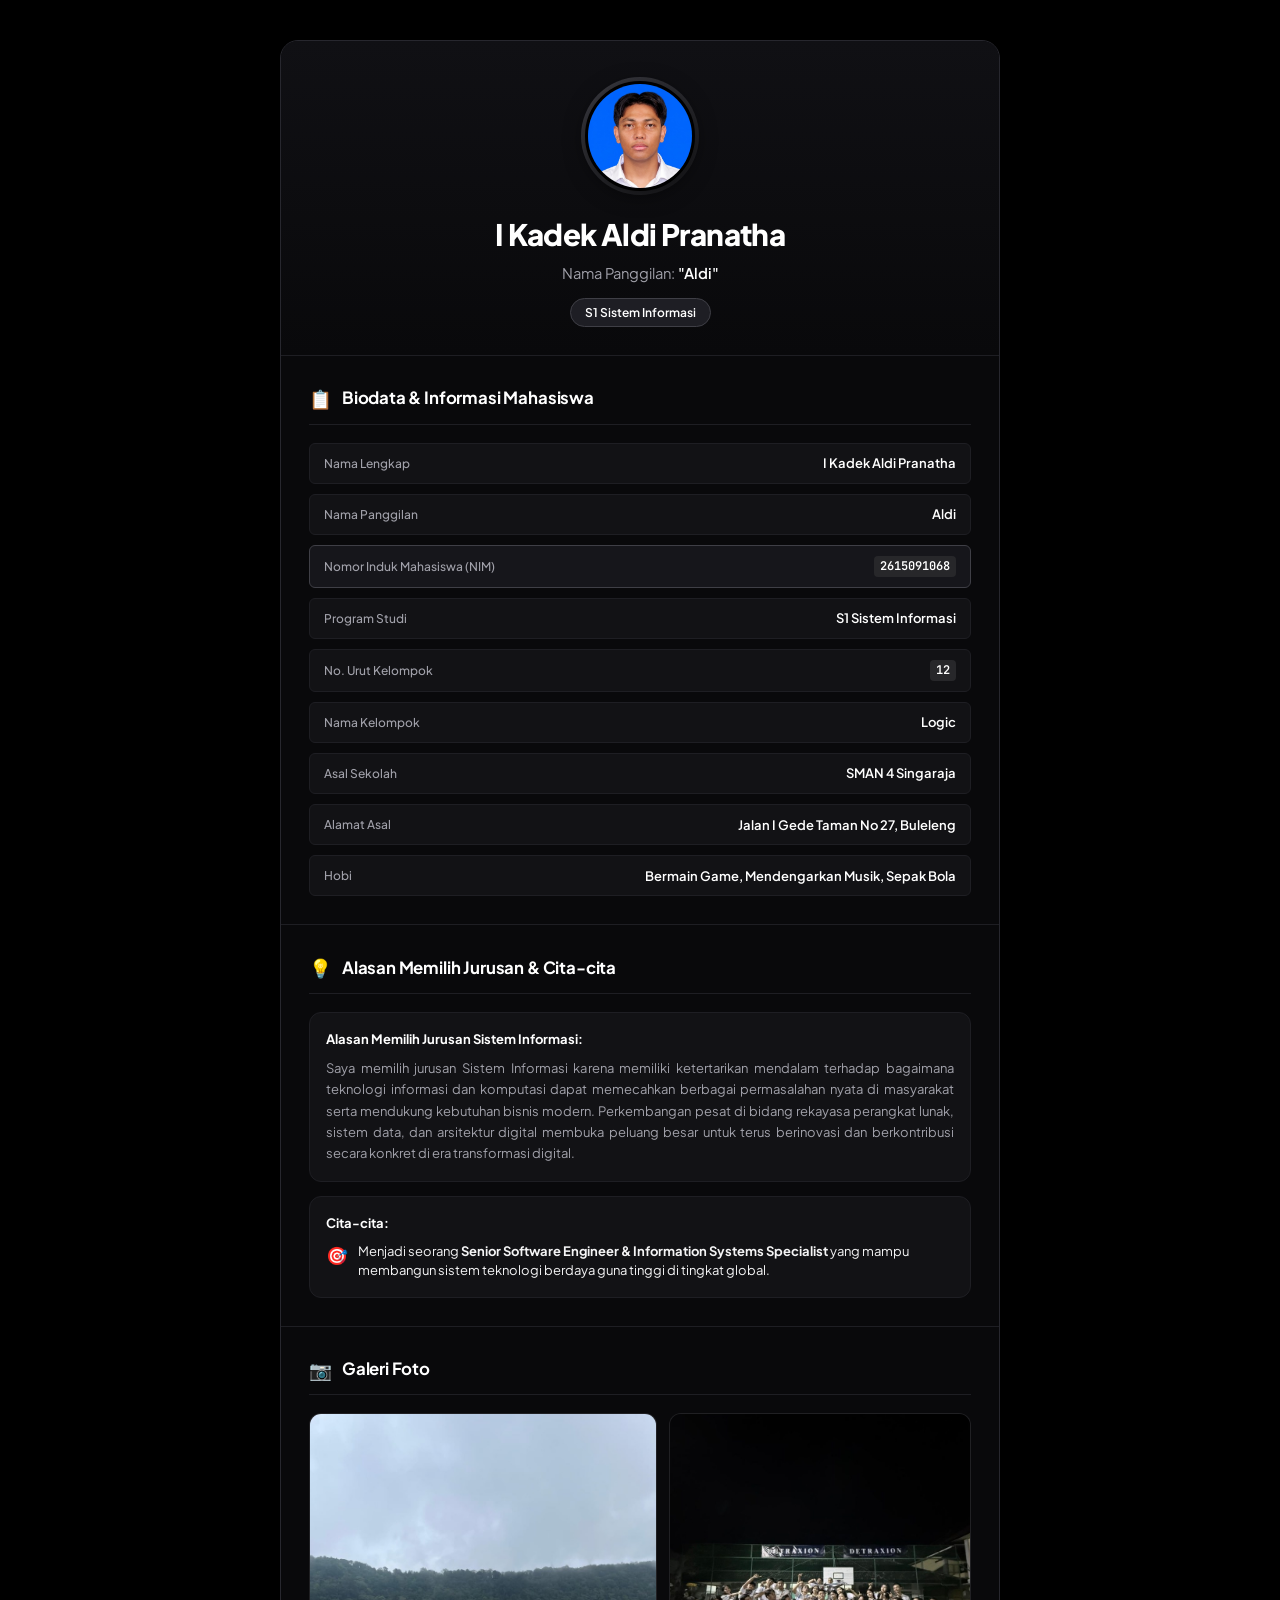
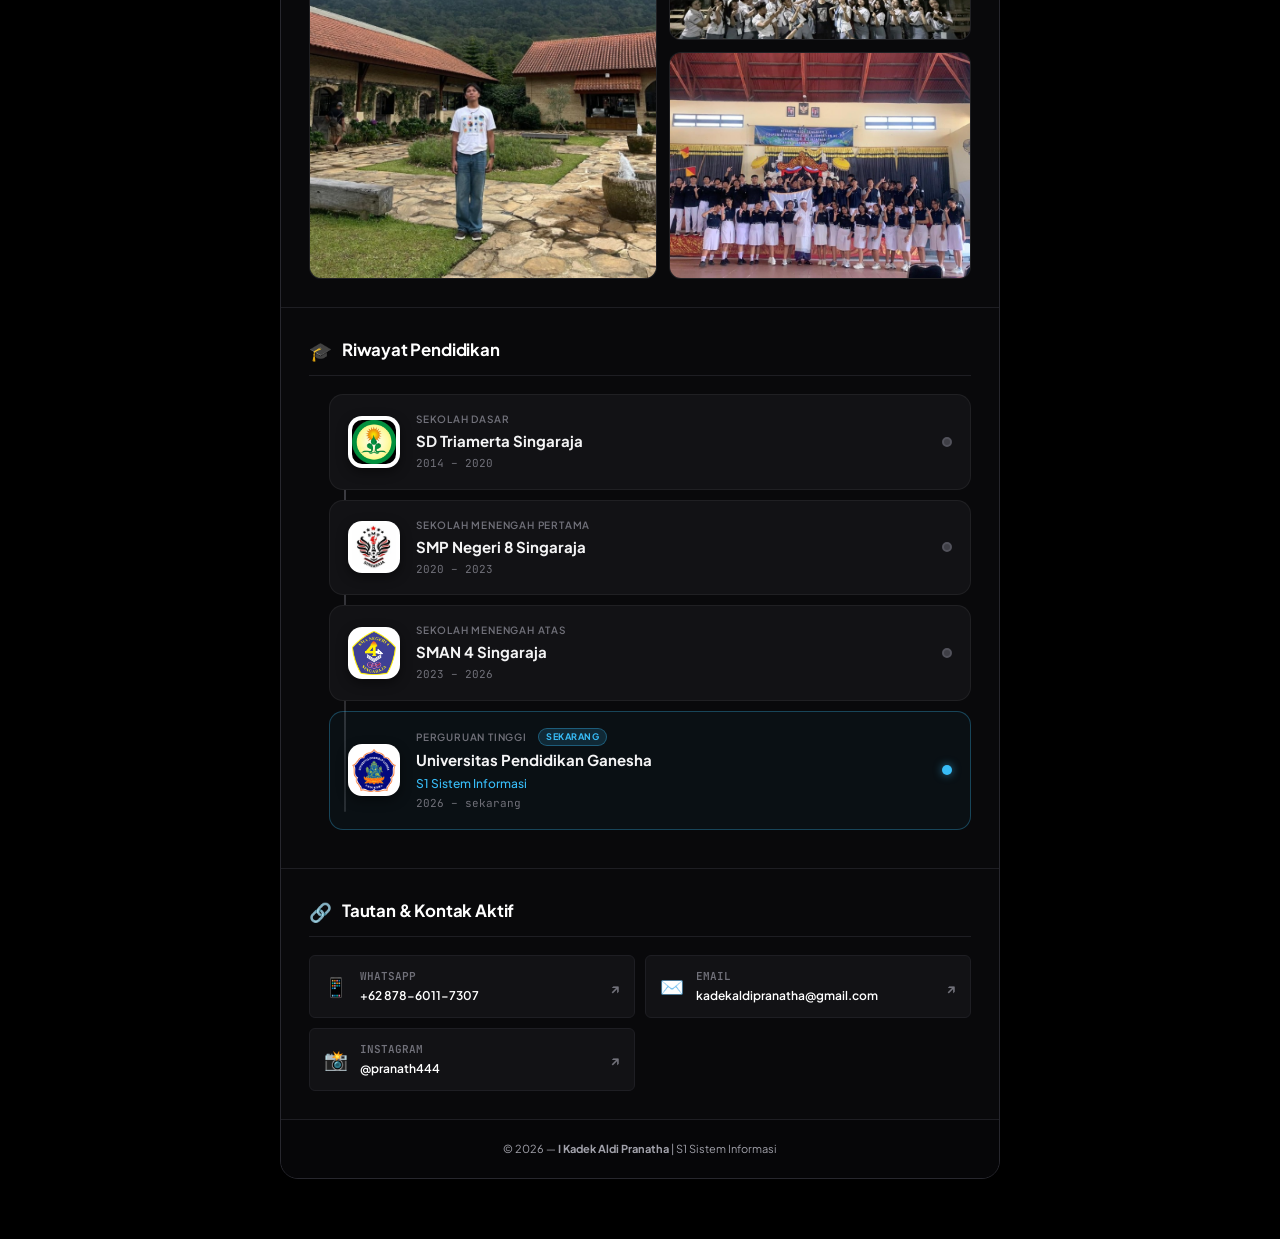
<file: index.html>
<!DOCTYPE html>
<html lang="id">

<head>
    <meta charset="UTF-8">
    <meta name="viewport" content="width=device-width, initial-scale=1.0">
    <title>Biodata Diri — I Kadek Aldi Pranatha | S1 Sistem Informasi</title>
    <meta name="description" content="Biodata dan Profil Mahasiswa Jurusan Sistem Informasi - I Kadek Aldi Pranatha.">

    <!-- Google Fonts: Plus Jakarta Sans & JetBrains Mono -->
    <link rel="preconnect" href="https://fonts.googleapis.com">
    <link rel="preconnect" href="https://fonts.gstatic.com" crossorigin>
    <link
        href="https://fonts.googleapis.com/css2?family=JetBrains+Mono:wght@400;500;600&family=Plus+Jakarta+Sans:wght@300;400;500;600;700;800&display=swap"
        rel="stylesheet">

    <!-- Favicon SVG -->
    <link rel="icon" type="image/svg+xml"
        href="data:image/svg+xml,<svg xmlns='http://www.w3.org/2000/svg' viewBox='0 0 100 100'><circle cx='50' cy='50' r='48' fill='%23000000' stroke='%23ffffff' stroke-width='4'/><text x='50' y='64' font-size='42' font-family='sans-serif' font-weight='bold' fill='white' text-anchor='middle'>SI</text></svg>">

    <link rel="stylesheet" href="css/style.css">
    <style>
        /* ================= PURE CSS LIGHTBOX (:TARGET) ================= */
        .avatar-box {
            position: relative;
            width: 110px;
            height: 110px;
            border-radius: 50%;
            overflow: hidden;
            border: 3px solid var(--bg-pure-black, #000);
            background-color: var(--bg-surface, #141417);
            box-shadow: 0 4px 20px rgba(0, 0, 0, 0.5);
            cursor: pointer;
            display: block;
        }

        .avatar-box img {
            width: 100%;
            height: 100%;
            object-fit: cover;
            object-position: center 25%;
            display: block;
            transition: transform 0.3s ease;
        }

        .avatar-box:hover img {
            transform: scale(1.08);
        }

        .avatar-box::after {
            content: '';
            position: absolute;
            inset: 0;
            border-radius: 50%;
            background: rgba(0, 0, 0, 0);
            transition: background 0.25s ease;
            pointer-events: none;
        }

        .avatar-box:hover::after {
            background: rgba(0, 0, 0, 0.28);
        }

        .avatar-zoom-icon {
            position: absolute;
            top: 50%;
            left: 50%;
            transform: translate(-50%, -50%) scale(0.6);
            color: #ffffff;
            font-size: 20px;
            opacity: 0;
            transition: opacity 0.25s ease, transform 0.25s ease;
            z-index: 5;
            pointer-events: none;
        }

        .avatar-box:hover .avatar-zoom-icon {
            opacity: 1;
            transform: translate(-50%, -50%) scale(1);
        }

        /* Pure CSS Lightbox */
        .css-lightbox {
            display: none;
            position: fixed;
            inset: 0;
            z-index: 99999;
            background: rgba(0, 0, 0, 0.88);
            backdrop-filter: blur(16px);
            -webkit-backdrop-filter: blur(16px);
            align-items: center;
            justify-content: center;
        }

        .css-lightbox:target {
            display: flex;
            animation: lbFadeIn 0.22s ease forwards;
        }

        .lb-backdrop {
            position: absolute;
            inset: 0;
            width: 100%;
            height: 100%;
            cursor: zoom-out;
            z-index: 1;
        }

        .lb-box {
            position: relative;
            z-index: 2;
            display: flex;
            flex-direction: column;
            align-items: center;
            max-width: 90vw;
            max-height: 85vh;
        }

        .lb-box img {
            max-width: min(500px, 88vw);
            max-height: 75vh;
            object-fit: contain;
            border-radius: 16px;
            box-shadow: 0 32px 80px rgba(0, 0, 0, 0.9);
            animation: lbSlideUp 0.28s cubic-bezier(0.16, 1, 0.3, 1);
            display: block;
        }

        @keyframes lbFadeIn {
            from {
                opacity: 0;
            }

            to {
                opacity: 1;
            }
        }

        @keyframes lbSlideUp {
            from {
                opacity: 0;
                transform: scale(0.86) translateY(28px);
            }

            to {
                opacity: 1;
                transform: scale(1) translateY(0);
            }
        }

        .lb-close {
            position: absolute;
            top: -46px;
            right: 0;
            background: rgba(255, 255, 255, 0.15);
            border: 1px solid rgba(255, 255, 255, 0.25);
            color: #ffffff;
            width: 36px;
            height: 36px;
            border-radius: 50%;
            display: flex;
            align-items: center;
            justify-content: center;
            font-size: 16px;
            cursor: pointer;
            text-decoration: none;
            transition: background 0.2s ease, transform 0.2s ease;
            z-index: 3;
        }

        .lb-close:hover {
            background: rgba(255, 255, 255, 0.3);
            transform: scale(1.1);
            color: #ffffff;
        }

        /* ================= PHOTO GRID (3 PHOTOS) ================= */
        .photo-grid-3 {
            display: grid;
            grid-template-columns: 1.15fr 1fr;
            grid-template-rows: 1fr 1fr;
            gap: 12px;
        }

        .pgrid-item {
            border-radius: 12px;
            overflow: hidden;
            background: var(--bg-surface, #141417);
            border: 1px solid rgba(255, 255, 255, 0.06);
            aspect-ratio: 4 / 3;
            position: relative;
            display: block;
            cursor: pointer;
            text-decoration: none;
        }

        .pgrid-item--large {
            grid-row: 1 / 3;
            aspect-ratio: unset;
        }

        .pgrid-img {
            width: 100%;
            height: 100%;
            object-fit: cover;
            object-position: center 20%;
            display: block;
            transition: transform 0.35s ease;
        }

        .pgrid-item:hover .pgrid-img {
            transform: scale(1.05);
        }

        @media (max-width: 500px) {
            .photo-grid-3 {
                grid-template-columns: 1fr 1fr;
            }

            .pgrid-item--large {
                grid-column: 1 / 3;
                grid-row: auto;
                aspect-ratio: 16 / 9;
            }
        }

        /* ================= EDUCATION TIMELINE ================= */
        .edu-timeline {
            display: flex;
            flex-direction: column;
            gap: 0;
            position: relative;
            padding-left: 20px;
        }

        .edu-timeline::before {
            content: '';
            position: absolute;
            left: 35px;
            top: 28px;
            bottom: 28px;
            width: 2px;
            background: linear-gradient(to bottom, #3f3f46, #27272a);
            border-radius: 2px;
        }

        .edu-card {
            display: flex;
            align-items: center;
            gap: 16px;
            padding: 16px 18px;
            border-radius: 14px;
            background: var(--bg-surface, #141417);
            border: 1px solid rgba(255, 255, 255, 0.06);
            margin-bottom: 10px;
            position: relative;
            transition: border-color 0.2s ease, transform 0.2s ease, box-shadow 0.2s ease;
        }

        .edu-card:hover {
            border-color: rgba(255, 255, 255, 0.15);
            transform: translateX(4px);
            box-shadow: 0 4px 20px rgba(0, 0, 0, 0.35);
        }

        .edu-card-current {
            border-color: rgba(56, 189, 248, 0.3);
            background: rgba(56, 189, 248, 0.04);
        }

        .edu-card-current:hover {
            border-color: rgba(56, 189, 248, 0.55);
        }

        .edu-logo-wrap {
            flex-shrink: 0;
            width: 52px;
            height: 52px;
            border-radius: 14px;
            display: flex;
            align-items: center;
            justify-content: center;
            overflow: hidden;
            box-shadow: 0 4px 12px rgba(0, 0, 0, 0.45);
        }

        .edu-info {
            display: flex;
            flex-direction: column;
            gap: 2px;
            flex: 1;
            min-width: 0;
        }

        .edu-level {
            font-size: 10px;
            font-weight: 600;
            color: var(--text-muted, #71717a);
            text-transform: uppercase;
            letter-spacing: 0.08em;
            display: flex;
            align-items: center;
            gap: 6px;
        }

        .edu-name {
            font-size: 15px;
            font-weight: 700;
            color: var(--text-primary, #f4f4f5);
            margin: 0;
            white-space: nowrap;
            overflow: hidden;
            text-overflow: ellipsis;
        }

        .edu-sub {
            font-size: 12px;
            color: #38bdf8;
            font-weight: 500;
        }

        .edu-year {
            font-size: 11px;
            color: var(--text-muted, #71717a);
            font-family: var(--font-mono, monospace);
        }

        .edu-badge-now {
            display: inline-block;
            background: rgba(56, 189, 248, 0.15);
            color: #38bdf8;
            border: 1px solid rgba(56, 189, 248, 0.35);
            border-radius: 20px;
            font-size: 9px;
            font-weight: 700;
            padding: 1px 7px;
            letter-spacing: 0.05em;
            text-transform: uppercase;
            vertical-align: middle;
        }

        .edu-dot {
            width: 10px;
            height: 10px;
            border-radius: 50%;
            background: #3f3f46;
            border: 2px solid #52525b;
            flex-shrink: 0;
            margin-left: auto;
        }

        .edu-dot-active {
            background: #38bdf8;
            border-color: rgba(56, 189, 248, 0.5);
            box-shadow: 0 0 8px rgba(56, 189, 248, 0.6);
            animation: dotPulse 2s ease-in-out infinite;
        }

        @keyframes dotPulse {

            0%,
            100% {
                box-shadow: 0 0 6px rgba(56, 189, 248, 0.5);
            }

            50% {
                box-shadow: 0 0 14px rgba(56, 189, 248, 0.9);
            }
        }

        @media (max-width: 480px) {
            .edu-name {
                font-size: 13px;
            }

            .edu-logo-wrap {
                width: 44px;
                height: 44px;
            }
        }
    </style>
</head>

<body>

    <main class="page-wrapper">
        <div class="bio-card">

            <!-- HEADER & FOTO PROFIL -->
            <header class="card-header">
                <div class="avatar-container">
                    <div class="avatar-ring">
                        <!-- Foto Profil Asli — klik untuk tampilkan lightbox murni CSS -->
                        <a href="#lb-profile" class="avatar-box" title="Klik untuk lihat foto profil">
                            <img src="img/profile.jpg" alt="Foto Profil I Kadek Aldi Pranatha" class="avatar-img" />
                            <span class="avatar-zoom-icon">&#128269;</span>
                        </a>
                    </div>
                </div>

                <h1 class="main-name">I Kadek Aldi Pranatha</h1>
                <p class="nickname">Nama Panggilan: <span class="highlight-text">"Aldi"</span></p>
                <p class="study-badge">S1 Sistem Informasi</p>
            </header>

            <!-- SEKSI 1: BIODATA UTAMA -->
            <section class="section-box">
                <h2 class="section-title">
                    <span class="title-icon">📋</span>
                    <span>Biodata & Informasi Mahasiswa</span>
                </h2>

                <div class="data-list">
                    <div class="data-row">
                        <span class="data-label">Nama Lengkap</span>
                        <span class="data-val">I Kadek Aldi Pranatha</span>
                    </div>

                    <div class="data-row">
                        <span class="data-label">Nama Panggilan</span>
                        <span class="data-val">Aldi</span>
                    </div>

                    <div class="data-row highlight-row">
                        <span class="data-label">Nomor Induk Mahasiswa (NIM)</span>
                        <span class="data-val mono-text">2615091068</span>
                    </div>

                    <div class="data-row">
                        <span class="data-label">Program Studi</span>
                        <span class="data-val">S1 Sistem Informasi</span>
                    </div>

                    <div class="data-row">
                        <span class="data-label">No. Urut Kelompok</span>
                        <span class="data-val mono-text">12</span>
                    </div>

                    <div class="data-row">
                        <span class="data-label">Nama Kelompok</span>
                        <span class="data-val">Logic</span>
                    </div>

                    <div class="data-row">
                        <span class="data-label">Asal Sekolah</span>
                        <span class="data-val">SMAN 4 Singaraja</span>
                    </div>

                    <div class="data-row">
                        <span class="data-label">Alamat Asal</span>
                        <span class="data-val">Jalan I Gede Taman No 27, Buleleng</span>
                    </div>

                    <div class="data-row">
                        <span class="data-label">Hobi</span>
                        <span class="data-val">Bermain Game, Mendengarkan Musik, Sepak Bola</span>
                    </div>
                </div>
            </section>

            <!-- SEKSI 2: ALASAN MEMILIH SISTEM INFORMASI & CITA-CITA -->
            <section class="section-box">
                <h2 class="section-title">
                    <span class="title-icon">💡</span>
                    <span>Alasan Memilih Jurusan & Cita-cita</span>
                </h2>

                <div class="essay-box">
                    <h3 class="essay-subtitle">Alasan Memilih Jurusan Sistem Informasi:</h3>
                    <p class="essay-paragraph">
                        Saya memilih jurusan Sistem Informasi karena memiliki ketertarikan mendalam terhadap bagaimana
                        teknologi informasi dan komputasi dapat memecahkan berbagai permasalahan nyata di masyarakat
                        serta mendukung kebutuhan bisnis modern.
                        Perkembangan pesat di bidang rekayasa perangkat lunak, sistem data, dan arsitektur digital
                        membuka peluang
                        besar untuk terus berinovasi dan berkontribusi secara konkret di era transformasi digital.
                    </p>
                </div>

                <div class="essay-box" style="margin-top: 14px;">
                    <h3 class="essay-subtitle">Cita-cita:</h3>
                    <div class="goal-item">
                        <span class="goal-star">🎯</span>
                        <span class="goal-text">Menjadi seorang <strong>Senior Software Engineer & Information Systems
                                Specialist</strong> yang mampu
                            membangun sistem teknologi berdaya guna tinggi di tingkat global.</span>
                    </div>
                </div>
            </section>

            <!-- SEKSI 3: GALERI FOTO -->
            <section class="section-box">
                <h2 class="section-title">
                    <span class="title-icon">📷</span>
                    <span>Galeri Foto</span>
                </h2>

                <div class="photo-grid-3">
                    <!-- Foto 1 (Foto Awal) -->
                    <a href="#lb-foto1" class="pgrid-item pgrid-item--large" title="Klik untuk memperbesar">
                        <img src="img/foto1.jpg" alt="Foto Galeri 1" class="pgrid-img" />
                    </a>
                    <!-- Foto 2 (Detraxion) -->
                    <a href="#lb-foto2" class="pgrid-item" title="Klik untuk memperbesar">
                        <img src="img/foto2.jpg" alt="Foto Kegiatan SMAN 4 Singaraja" class="pgrid-img" />
                    </a>
                    <!-- Foto 3 (Foursma) -->
                    <a href="#lb-foto3" class="pgrid-item" title="Klik untuk memperbesar">
                        <img src="img/foto3.jpg" alt="Foto Bersama SMAN 4 Singaraja" class="pgrid-img" />
                    </a>
                </div>
            </section>

            <!-- SEKSI RIWAYAT PENDIDIKAN -->
            <section class="section-box">
                <h2 class="section-title">
                    <span class="title-icon">🎓</span>
                    <span>Riwayat Pendidikan</span>
                </h2>

                <div class="edu-timeline">

                    <!-- SD Triamerta Singaraja -->
                    <div class="edu-card">
                        <div class="edu-logo-wrap" style="background:#ffffff; padding:4px;">
                            <img src="img/sd_triamerta_logo.png" alt="Logo SD Triamerta Singaraja"
                                style="width:100%; height:100%; object-fit:contain; border-radius:10px;" />
                        </div>
                        <div class="edu-info">
                            <span class="edu-level">Sekolah Dasar</span>
                            <h3 class="edu-name">SD Triamerta Singaraja</h3>
                            <span class="edu-year">2014 – 2020</span>
                        </div>
                        <div class="edu-dot"></div>
                    </div>

                    <!-- SMP N 8 Singaraja -->
                    <div class="edu-card">
                        <div class="edu-logo-wrap" style="background:#ffffff; padding:4px;">
                            <img src="img/smpn8_logo.png" alt="Logo SMP Negeri 8 Singaraja"
                                style="width:100%; height:100%; object-fit:contain; border-radius:10px;" />
                        </div>
                        <div class="edu-info">
                            <span class="edu-level">Sekolah Menengah Pertama</span>
                            <h3 class="edu-name">SMP Negeri 8 Singaraja</h3>
                            <span class="edu-year">2020 – 2023</span>
                        </div>
                        <div class="edu-dot"></div>
                    </div>

                    <!-- SMAN 4 Singaraja -->
                    <div class="edu-card">
                        <div class="edu-logo-wrap" style="background:#ffffff; padding:4px;">
                            <img src="img/sman4_logo.png" alt="Logo SMAN 4 Singaraja"
                                style="width:100%; height:100%; object-fit:contain; border-radius:10px;" />
                        </div>
                        <div class="edu-info">
                            <span class="edu-level">Sekolah Menengah Atas</span>
                            <h3 class="edu-name">SMAN 4 Singaraja</h3>
                            <span class="edu-year">2023 – 2026</span>
                        </div>
                        <div class="edu-dot"></div>
                    </div>

                    <!-- Universitas Pendidikan Ganesha -->
                    <div class="edu-card edu-card-current">
                        <div class="edu-logo-wrap" style="background:#ffffff; padding:4px;">
                            <img src="img/undiksha_logo.png" alt="Logo Universitas Pendidikan Ganesha"
                                style="width:100%; height:100%; object-fit:contain; border-radius:10px;" />
                        </div>
                        <div class="edu-info">
                            <span class="edu-level">Perguruan Tinggi &nbsp;<span
                                    class="edu-badge-now">Sekarang</span></span>
                            <h3 class="edu-name">Universitas Pendidikan Ganesha</h3>
                            <span class="edu-sub">S1 Sistem Informasi</span>
                            <span class="edu-year">2026 – sekarang</span>
                        </div>
                        <div class="edu-dot edu-dot-active"></div>
                    </div>

                </div>

            </section>

            <!-- SEKSI 4: TAUTAN & KONTAK AKTIF -->
            <section class="section-box" style="border-bottom: none;">
                <h2 class="section-title">
                    <span class="title-icon">🔗</span>
                    <span>Tautan & Kontak Aktif</span>
                </h2>

                <div class="contact-grid">
                    <!-- WhatsApp -->
                    <a href="https://wa.me/6287860117307" target="_blank" rel="noopener noreferrer"
                        class="contact-card">
                        <div class="contact-icon">📱</div>
                        <div class="contact-info">
                            <span class="contact-title">WhatsApp</span>
                            <span class="contact-sub">+62 878-6011-7307</span>
                        </div>
                        <span class="contact-arrow">↗</span>
                    </a>

                    <!-- Email Mailto Direct Link -->
                    <a href="mailto:kadekaldipranatha@gmail.com" class="contact-card" title="Kirim email">
                        <div class="contact-icon">✉️</div>
                        <div class="contact-info">
                            <span class="contact-title">Email</span>
                            <span class="contact-sub">kadekaldipranatha@gmail.com</span>
                        </div>
                        <span class="contact-arrow">↗</span>
                    </a>

                    <!-- Instagram -->
                    <a href="https://instagram.com/pranath444" target="_blank" rel="noopener noreferrer"
                        class="contact-card">
                        <div class="contact-icon">📸</div>
                        <div class="contact-info">
                            <span class="contact-title">Instagram</span>
                            <span class="contact-sub">@pranath444</span>
                        </div>
                        <span class="contact-arrow">↗</span>
                    </a>

                </div>
            </section>

            <!-- FOOTER -->
            <footer class="card-footer">
                <p>© 2026 — <strong>I Kadek Aldi Pranatha</strong> | S1 Sistem Informasi</p>
            </footer>

        </div>
    </main>

    <!-- ===== PURE CSS LIGHTBOX MODALS (:TARGET) ===== -->
    <!-- Profile Photo Lightbox -->
    <div id="lb-profile" class="css-lightbox">
        <a href="#!" class="lb-backdrop" aria-label="Tutup foto"></a>
        <div class="lb-box">
            <a href="#!" class="lb-close" title="Tutup">&#10005;</a>
            <img src="img/profile.jpg" alt="Foto Profil I Kadek Aldi Pranatha" />
        </div>
    </div>

    <!-- Foto 1 Lightbox -->
    <div id="lb-foto1" class="css-lightbox">
        <a href="#!" class="lb-backdrop" aria-label="Tutup foto"></a>
        <div class="lb-box">
            <a href="#!" class="lb-close" title="Tutup">&#10005;</a>
            <img src="img/foto1.jpg" alt="Foto Galeri 1" />
        </div>
    </div>

    <!-- Foto 2 Lightbox -->
    <div id="lb-foto2" class="css-lightbox">
        <a href="#!" class="lb-backdrop" aria-label="Tutup foto"></a>
        <div class="lb-box">
            <a href="#!" class="lb-close" title="Tutup">&#10005;</a>
            <img src="img/foto2.jpg" alt="Foto Kegiatan SMAN 4 Singaraja" />
        </div>
    </div>

    <!-- Foto 3 Lightbox -->
    <div id="lb-foto3" class="css-lightbox">
        <a href="#!" class="lb-backdrop" aria-label="Tutup foto"></a>
        <div class="lb-box">
            <a href="#!" class="lb-close" title="Tutup">&#10005;</a>
            <img src="img/foto3.jpg" alt="Foto Bersama SMAN 4 Singaraja" />
        </div>
    </div>

</body>

</html>
</file>
<file: css/style.css>
/* ==========================================================================
   FULL BLACK MINIMALIST BIODATA & PROFILE STYLESHEET
   ========================================================================== */

:root {
  --bg-pure-black: #000000;
  --bg-card: #09090b;
  --bg-surface: #121215;
  --bg-surface-hover: #18181c;
  --bg-badge: #1e1e24;

  --text-white: #ffffff;
  --text-light: #f4f4f5;
  --text-dim: #a1a1aa;
  --text-muted: #71717a;

  --border-subtle: #1e1e23;
  --border-card: #27272e;
  --border-hover: #3f3f46;

  --font-sans: 'Plus Jakarta Sans', -apple-system, BlinkMacSystemFont, 'Segoe UI', Roboto, sans-serif;
  --font-mono: 'JetBrains Mono', monospace;

  --radius-sm: 6px;
  --radius-md: 12px;
  --radius-lg: 18px;
  --radius-full: 9999px;
}

*, *::before, *::after {
  box-sizing: border-box;
  margin: 0;
  padding: 0;
}

html {
  scroll-behavior: smooth;
}

body {
  background-color: var(--bg-pure-black);
  color: var(--text-white);
  font-family: var(--font-sans);
  line-height: 1.6;
  min-height: 100vh;
  -webkit-font-smoothing: antialiased;
  -moz-osx-font-smoothing: grayscale;
}

a {
  color: inherit;
  text-decoration: none;
}

/* Page Layout Container (Portrait Oriented) */
.page-wrapper {
  display: flex;
  justify-content: center;
  padding: 40px 16px 60px 16px;
}

.bio-card {
  width: 100%;
  max-width: 720px;
  background-color: var(--bg-card);
  border: 1px solid var(--border-card);
  border-radius: var(--radius-lg);
  box-shadow: 0 20px 40px -15px rgba(0, 0, 0, 0.9);
  overflow: hidden;
}

/* Card Header & Profile */
.card-header {
  padding: 36px 28px 28px 28px;
  text-align: center;
  background: linear-gradient(180deg, #101014 0%, var(--bg-card) 100%);
  border-bottom: 1px solid var(--border-subtle);
  display: flex;
  flex-direction: column;
  align-items: center;
}

.avatar-container {
  position: relative;
  margin-bottom: 16px;
}

.avatar-ring {
  padding: 4px;
  border-radius: 50%;
  background: linear-gradient(135deg, #3f3f46 0%, #18181b 100%);
}

.avatar-box {
  width: 100px;
  height: 100px;
  border-radius: 50%;
  overflow: hidden;
  border: 3px solid var(--bg-pure-black);
  background-color: var(--bg-surface);
}

.status-pill {
  position: absolute;
  bottom: 0px;
  right: -10px;
  font-size: 10px;
  font-weight: 700;
  text-transform: uppercase;
  letter-spacing: 0.05em;
  background-color: #ffffff;
  color: #000000;
  padding: 2px 8px;
  border-radius: var(--radius-full);
  border: 2px solid var(--bg-pure-black);
}

.main-name {
  font-size: clamp(1.4rem, 3.2vw, 1.85rem);
  font-weight: 800;
  letter-spacing: -0.02em;
  color: var(--text-white);
  margin-bottom: 4px;
}

.nickname {
  font-size: 0.92rem;
  color: var(--text-dim);
  margin-bottom: 12px;
}

.highlight-text {
  color: var(--text-white);
  font-weight: 600;
}

.study-badge {
  display: inline-block;
  font-size: 12px;
  font-weight: 600;
  color: #ffffff;
  background-color: var(--bg-badge);
  border: 1px solid var(--border-hover);
  padding: 4px 14px;
  border-radius: var(--radius-full);
}

/* Sections Structure */
.section-box {
  padding: 28px;
  border-bottom: 1px solid var(--border-subtle);
}

.section-title {
  display: flex;
  align-items: center;
  gap: 10px;
  font-size: 1.05rem;
  font-weight: 700;
  letter-spacing: -0.01em;
  color: var(--text-white);
  margin-bottom: 18px;
  padding-bottom: 10px;
  border-bottom: 1px solid var(--border-subtle);
}

.title-icon {
  font-size: 1.15rem;
}

.section-hint {
  font-size: 12px;
  color: var(--text-muted);
  margin-top: -10px;
  margin-bottom: 16px;
}

/* Biodata Data List */
.data-list {
  display: flex;
  flex-direction: column;
  gap: 10px;
}

.data-row {
  display: flex;
  justify-content: space-between;
  align-items: center;
  padding: 10px 14px;
  background-color: var(--bg-surface);
  border: 1px solid var(--border-subtle);
  border-radius: var(--radius-sm);
  gap: 16px;
}

.data-row.highlight-row {
  border-color: #3f3f46;
  background-color: #16161b;
}

.data-label {
  font-size: 12px;
  color: var(--text-dim);
  font-weight: 500;
  flex-shrink: 0;
}

.data-val {
  font-size: 13px;
  font-weight: 600;
  color: var(--text-white);
  text-align: right;
  line-height: 1.4;
}

.mono-text {
  font-family: var(--font-mono);
  color: #ffffff;
  background-color: #27272a;
  padding: 2px 6px;
  border-radius: 4px;
  font-size: 12px;
}

/* Essay Box */
.essay-box {
  background-color: var(--bg-surface);
  border: 1px solid var(--border-subtle);
  border-radius: var(--radius-md);
  padding: 16px;
}

.essay-subtitle {
  font-size: 13px;
  font-weight: 700;
  color: var(--text-white);
  margin-bottom: 8px;
}

.essay-paragraph {
  font-size: 13px;
  color: var(--text-dim);
  line-height: 1.65;
  text-align: justify;
}

.goal-item {
  display: flex;
  align-items: flex-start;
  gap: 10px;
  font-size: 13px;
  color: var(--text-light);
  line-height: 1.5;
}

.goal-star {
  font-size: 1.1rem;
}

/* Photo Gallery Grid */
.gallery-grid {
  display: grid;
  grid-template-columns: repeat(3, 1fr);
  gap: 14px;
}

.gallery-card {
  background-color: var(--bg-surface);
  border: 1px solid var(--border-subtle);
  border-radius: var(--radius-md);
  overflow: hidden;
  display: flex;
  flex-direction: column;
  transition: border-color 0.2s ease, transform 0.2s ease;
}

.gallery-card:hover {
  border-color: var(--border-hover);
  transform: translateY(-2px);
}

.photo-box {
  width: 100%;
  height: 140px;
  background-color: #0c0c0e;
  position: relative;
  display: flex;
  align-items: center;
  justify-content: center;
  border-bottom: 1px solid var(--border-subtle);
}

.photo-badge {
  position: absolute;
  top: 8px;
  left: 8px;
  font-family: var(--font-mono);
  font-size: 10px;
  font-weight: 600;
  background-color: rgba(0, 0, 0, 0.75);
  color: #ffffff;
  padding: 2px 6px;
  border-radius: 4px;
  border: 1px solid #27272a;
}

.photo-caption {
  padding: 12px;
  display: flex;
  flex-direction: column;
  gap: 4px;
  flex-grow: 1;
}

.photo-caption h4 {
  font-size: 12px;
  font-weight: 700;
  color: var(--text-white);
}

.photo-caption p {
  font-size: 11px;
  color: var(--text-dim);
  line-height: 1.4;
}

/* Contact Links */
.contact-grid {
  display: grid;
  grid-template-columns: 1fr 1fr;
  gap: 10px;
}

.contact-card {
  display: flex;
  align-items: center;
  gap: 12px;
  padding: 12px 14px;
  background-color: var(--bg-surface);
  border: 1px solid var(--border-subtle);
  border-radius: var(--radius-sm);
  transition: all 0.2s ease;
  cursor: pointer;
}

.contact-card:hover {
  background-color: var(--bg-surface-hover);
  border-color: var(--border-hover);
}

.contact-icon {
  font-size: 1.2rem;
  flex-shrink: 0;
}

.contact-info {
  display: flex;
  flex-direction: column;
  flex-grow: 1;
  overflow: hidden;
}

.contact-title {
  font-size: 11px;
  font-weight: 600;
  text-transform: uppercase;
  color: var(--text-muted);
  font-family: var(--font-mono);
}

.contact-sub {
  font-size: 12px;
  font-weight: 600;
  color: var(--text-white);
  white-space: nowrap;
  overflow: hidden;
  text-overflow: ellipsis;
}

.contact-arrow {
  font-size: 14px;
  color: var(--text-muted);
  font-weight: bold;
}

.contact-badge {
  font-size: 11px;
  font-weight: 600;
  padding: 2px 8px;
  border-radius: 4px;
  background-color: var(--bg-badge);
  border: 1px solid var(--border-subtle);
  color: var(--text-white);
  transition: all 0.2s ease;
}

/* Footer */
.card-footer {
  padding: 20px;
  text-align: center;
  background-color: #060608;
  border-top: 1px solid var(--border-subtle);
}

.card-footer p {
  font-size: 11px;
  color: var(--text-dim);
}

/* Toast */
.toast {
  position: fixed;
  bottom: 24px;
  left: 50%;
  transform: translateX(-50%);
  background-color: #ffffff;
  color: #000000;
  padding: 8px 18px;
  border-radius: var(--radius-full);
  font-size: 12px;
  font-weight: 600;
  box-shadow: 0 8px 20px rgba(0, 0, 0, 0.8);
  z-index: 999;
  transition: opacity 0.2s ease;
}

.hidden {
  display: none !important;
}

/* Mobile Responsive Breakpoints */
@media (max-width: 600px) {
  .page-wrapper {
    padding: 16px 8px 40px 8px;
  }

  .card-header {
    padding: 24px 16px 20px 16px;
  }

  .section-box {
    padding: 20px 16px;
  }

  .data-row {
    flex-direction: column;
    align-items: flex-start;
    gap: 4px;
  }

  .data-val {
    text-align: left;
  }

  .gallery-grid {
    grid-template-columns: 1fr;
  }

  .contact-grid {
    grid-template-columns: 1fr;
  }
}
</file>
